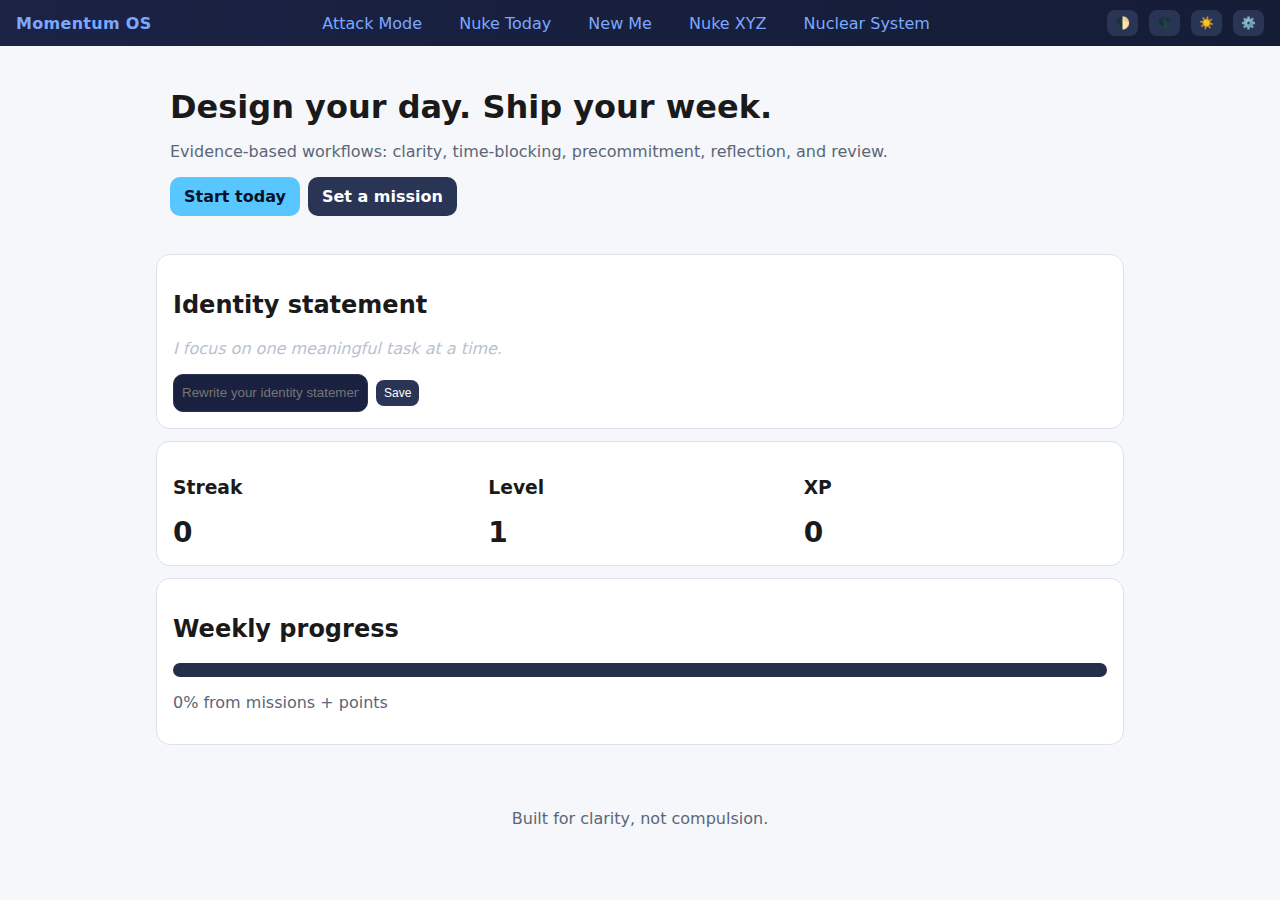
<file: index.html>
<!DOCTYPE html>
<html lang="en">
<head>
<meta charset="UTF-8" />
<meta name="viewport" content="width=device-width, initial-scale=1" />
<title>Momentum OS — Home</title>
<link rel="preload" href="assets/style.css" as="style" />
<link rel="stylesheet" href="assets/style.css" />
<meta name="color-scheme" content="dark light">
</head>
<body>
<header class="site-header">
  <nav class="nav" aria-label="Primary">
    <a class="brand" href="index.html">Momentum OS</a>
    <div class="links">
      <a href="attack-mode.html">Attack Mode</a>
      <a href="nuke-today.html">Nuke Today</a>
      <a href="new-me.html">New Me</a>
      <a href="nuke-xyz.html">Nuke XYZ</a>
      <a href="nuclear-system.html">Nuclear System</a>
    </div>
    <div class="tools" aria-label="Theme">
      <button class="mini" data-theme="auto" aria-label="Auto theme">🌓</button>
      <button class="mini" data-theme="dark" aria-label="Dark theme">🌑</button>
      <button class="mini" data-theme="light" aria-label="Light theme">☀️</button>
      <button class="mini" data-theme="contrast" aria-label="High contrast">⚙️</button>
    </div>
  </nav>
</header>

<main class="wrap">
  <section class="hero">
    <h1>Design your day. Ship your week.</h1>
    <p class="muted">Evidence-based workflows: clarity, time-blocking, precommitment, reflection, and review.</p>
    <div class="row">
      <a class="btn" href="nuke-today.html">Start today</a>
      <a class="btn ghost" href="nuke-xyz.html">Set a mission</a>
    </div>
  </section>

  <section class="card">
    <h2>Identity statement</h2>
    <p id="homeIdentity" class="quote">I focus on one meaningful task at a time.</p>
    <div class="row">
      <input id="homeIdentityInput" type="text" placeholder="Rewrite your identity statement" />
      <button class="mini" id="homeIdentitySave">Save</button>
    </div>
  </section>

  <section class="card grid-3">
    <div>
      <h3>Streak</h3>
      <div id="homeStreak" class="metric">0</div>
    </div>
    <div>
      <h3>Level</h3>
      <div id="homeLevel" class="metric">1</div>
    </div>
    <div>
      <h3>XP</h3>
      <div id="homeXP" class="metric">0</div>
    </div>
  </section>

  <section class="card">
    <h2>Weekly progress</h2>
    <div class="progress"><div id="homeProgressBar" class="bar" style="width:0%"></div></div>
    <p class="muted" id="homeProgressText">0% from missions + points</p>
  </section>
</main>

<footer class="foot">
  <p>Built for clarity, not compulsion.</p>
</footer>

<script src="assets/app.js"></script>
<script>
  Momentum.home();
</script>
</body>
</html>
</file>
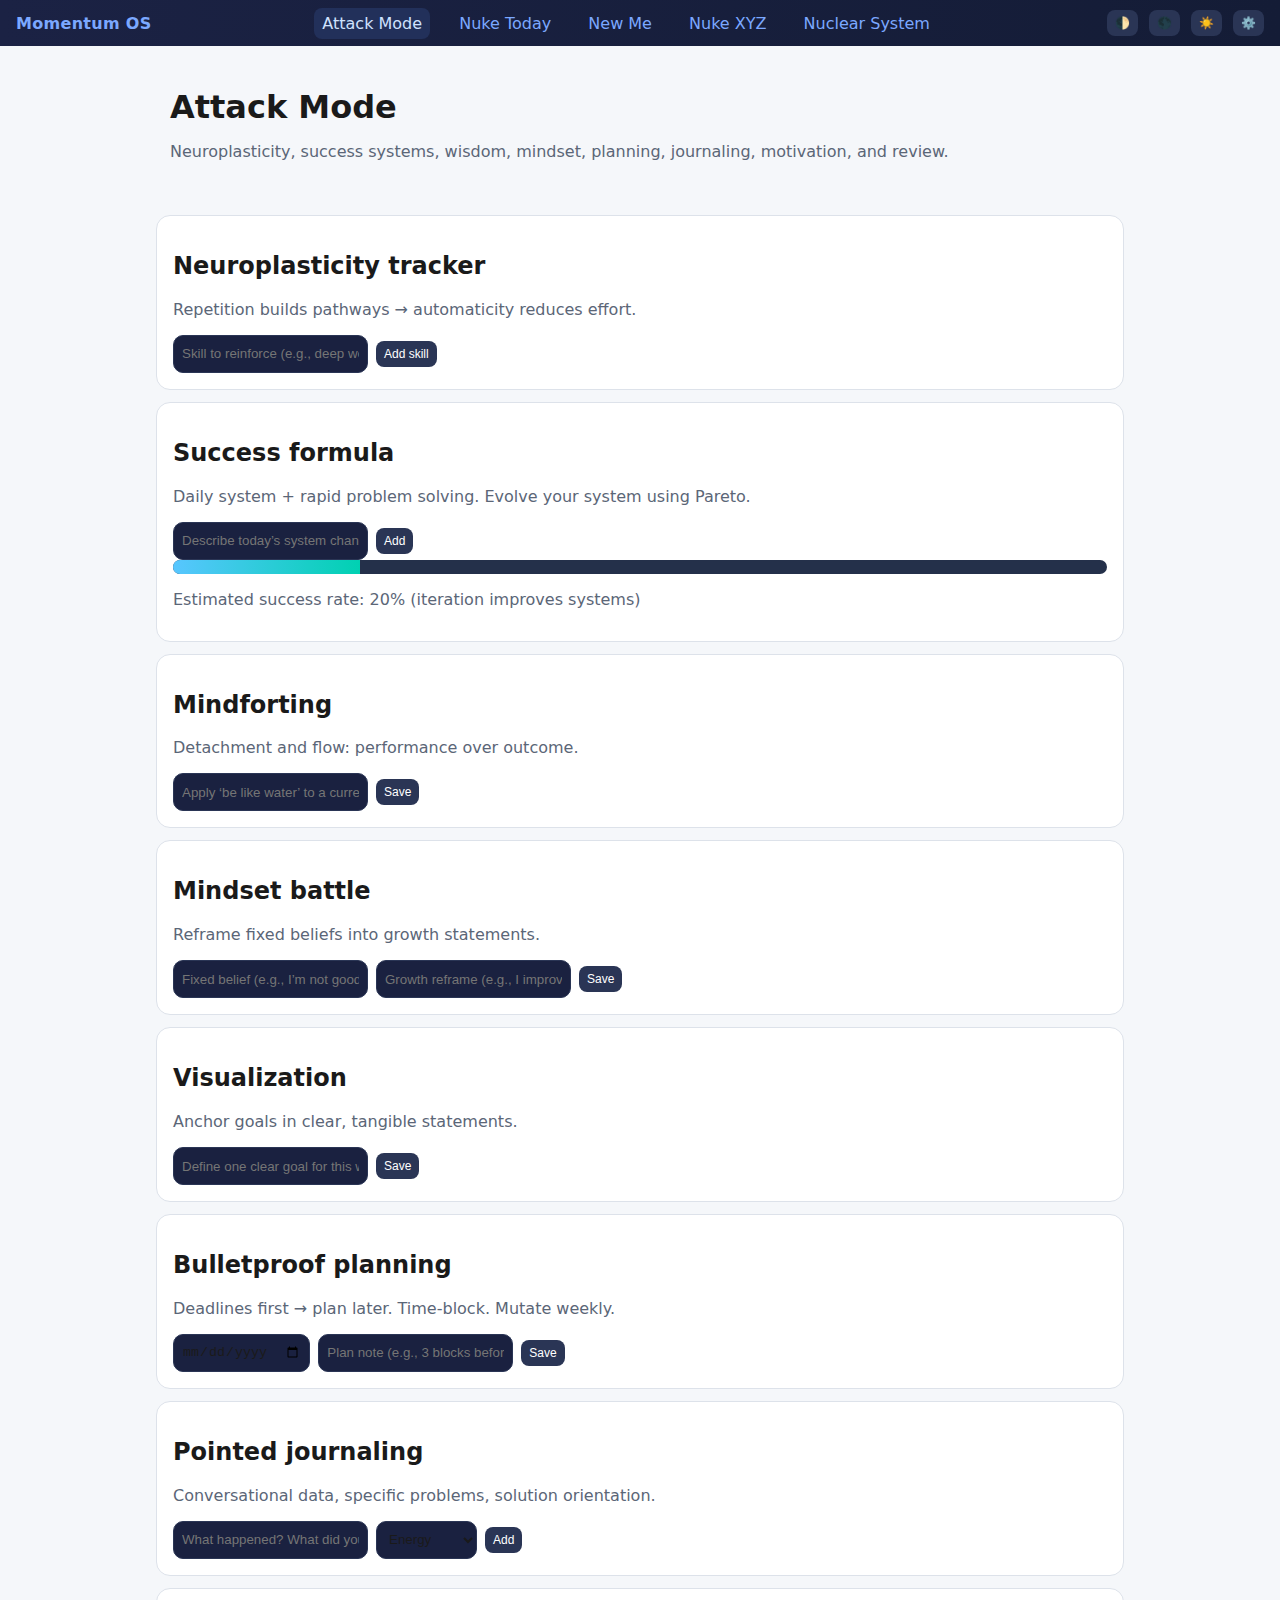
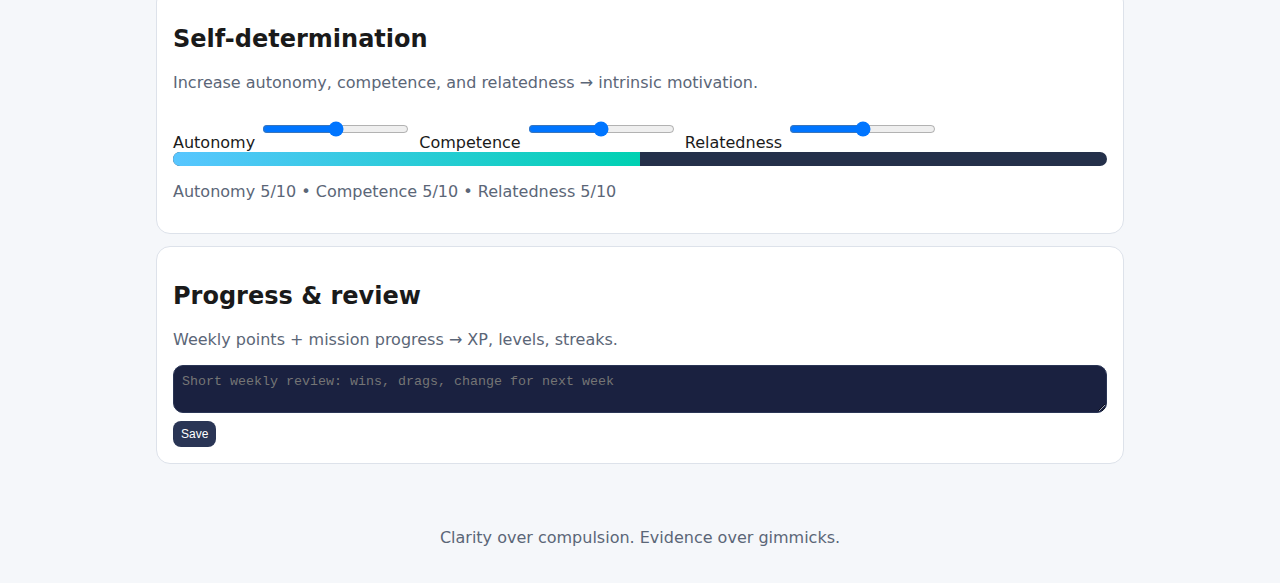
<file: attack-mode.html>
<!DOCTYPE html>
<html lang="en">
<head>
<meta charset="UTF-8" />
<meta name="viewport" content="width=device-width, initial-scale=1" />
<title>Attack Mode — Core engine</title>
<link rel="stylesheet" href="assets/style.css" />
<meta name="color-scheme" content="dark light">
</head>
<body>
<header class="site-header">
  <nav class="nav" aria-label="Primary">
    <a class="brand" href="index.html">Momentum OS</a>
    <div class="links">
      <a class="active" href="attack-mode.html">Attack Mode</a>
      <a href="nuke-today.html">Nuke Today</a>
      <a href="new-me.html">New Me</a>
      <a href="nuke-xyz.html">Nuke XYZ</a>
      <a href="nuclear-system.html">Nuclear System</a>
    </div>
    <div class="tools">
      <button class="mini" data-theme="auto">🌓</button>
      <button class="mini" data-theme="dark">🌑</button>
      <button class="mini" data-theme="light">☀️</button>
      <button class="mini" data-theme="contrast">⚙️</button>
    </div>
  </nav>
</header>

<main class="wrap">
  <section class="subhero">
    <h1>Attack Mode</h1>
    <p class="muted">Neuroplasticity, success systems, wisdom, mindset, planning, journaling, motivation, and review.</p>
  </section>

  <!-- Neuroplasticity -->
  <section class="card">
    <h2>Neuroplasticity tracker</h2>
    <p class="muted">Repetition builds pathways → automaticity reduces effort.</p>
    <div class="row">
      <input id="amSkill" type="text" placeholder="Skill to reinforce (e.g., deep work)" />
      <button class="mini" id="amSkillAdd">Add skill</button>
    </div>
    <div id="amSkillList" class="list"></div>
  </section>

  <!-- Success formula -->
  <section class="card">
    <h2>Success formula</h2>
    <p class="muted">Daily system + rapid problem solving. Evolve your system using Pareto.</p>
    <div class="row">
      <input id="amSystem" type="text" placeholder="Describe today’s system change (e.g., 2x 25m blocks)" />
      <button class="mini" id="amSystemAdd">Add</button>
    </div>
    <div class="progress"><div class="bar" id="amParetoBar"></div></div>
    <p class="muted" id="amParetoText">Start at 20% success, grow with iteration.</p>
    <div id="amSystemList" class="list"></div>
  </section>

  <!-- Mindforting (wisdom) -->
  <section class="card">
    <h2>Mindforting</h2>
    <p class="muted">Detachment and flow: performance over outcome.</p>
    <div class="row">
      <input id="amWisdomPrompt" type="text" placeholder="Apply ‘be like water’ to a current challenge" />
      <button class="mini" id="amWisdomSave">Save</button>
    </div>
    <div id="amWisdomList" class="list"></div>
  </section>

  <!-- Mindset battle -->
  <section class="card">
    <h2>Mindset battle</h2>
    <p class="muted">Reframe fixed beliefs into growth statements.</p>
    <div class="row">
      <input id="amFixed" type="text" placeholder="Fixed belief (e.g., I’m not good at math)" />
      <input id="amGrowth" type="text" placeholder="Growth reframe (e.g., I improve with practice)" />
      <button class="mini" id="amMindsetSave">Save</button>
    </div>
    <div id="amMindsetList" class="list"></div>
  </section>

  <!-- Visualization -->
  <section class="card">
    <h2>Visualization</h2>
    <p class="muted">Anchor goals in clear, tangible statements.</p>
    <div class="row">
      <input id="amVizGoal" type="text" placeholder="Define one clear goal for this week" />
      <button class="mini" id="amVizSave">Save</button>
    </div>
    <div id="amVizList" class="list"></div>
  </section>

  <!-- Bulletproof planning -->
  <section class="card">
    <h2>Bulletproof planning</h2>
    <p class="muted">Deadlines first → plan later. Time-block. Mutate weekly.</p>
    <div class="row">
      <input id="amDeadline" type="date" />
      <input id="amPlanNote" type="text" placeholder="Plan note (e.g., 3 blocks before noon)" />
      <button class="mini" id="amPlanSave">Save</button>
    </div>
    <div id="amPlanList" class="list"></div>
  </section>

  <!-- Pointed journaling -->
  <section class="card">
    <h2>Pointed journaling</h2>
    <p class="muted">Conversational data, specific problems, solution orientation.</p>
    <div class="row">
      <input id="amJournal" type="text" placeholder="What happened? What did you learn?" />
      <select id="amJournalTag">
        <option>Energy</option>
        <option>Focus</option>
        <option>Avoidance</option>
        <option>Anxiety</option>
        <option>Win</option>
      </select>
      <button class="mini" id="amJournalSave">Add</button>
    </div>
    <div id="amJournalList" class="list"></div>
  </section>

  <!-- Self-determination theory -->
  <section class="card">
    <h2>Self-determination</h2>
    <p class="muted">Increase autonomy, competence, and relatedness → intrinsic motivation.</p>
    <div class="row">
      <label>Autonomy <input type="range" id="amSDTAuto" min="0" max="10" value="5"></label>
      <label>Competence <input type="range" id="amSDTComp" min="0" max="10" value="5"></label>
      <label>Relatedness <input type="range" id="amSDTRel" min="0" max="10" value="5"></label>
    </div>
    <div class="progress"><div class="bar" id="amSDTBar"></div></div>
    <p class="muted" id="amSDTText">Balanced motivation reduces burnout.</p>
  </section>

  <!-- Gamify progress (ethical) -->
  <section class="card">
    <h2>Progress & review</h2>
    <p class="muted">Weekly points + mission progress → XP, levels, streaks.</p>
    <div class="row">
      <textarea id="amReview" class="input" placeholder="Short weekly review: wins, drags, change for next week"></textarea>
      <button class="mini" id="amReviewSave">Save</button>
    </div>
    <div id="amReviewView" class="quote"></div>
  </section>
</main>

<footer class="foot">
  <p>Clarity over compulsion. Evidence over gimmicks.</p>
</footer>

<script src="assets/app.js"></script>
<script>
  Momentum.attackMode();
</script>
</body>
</html>
</file>
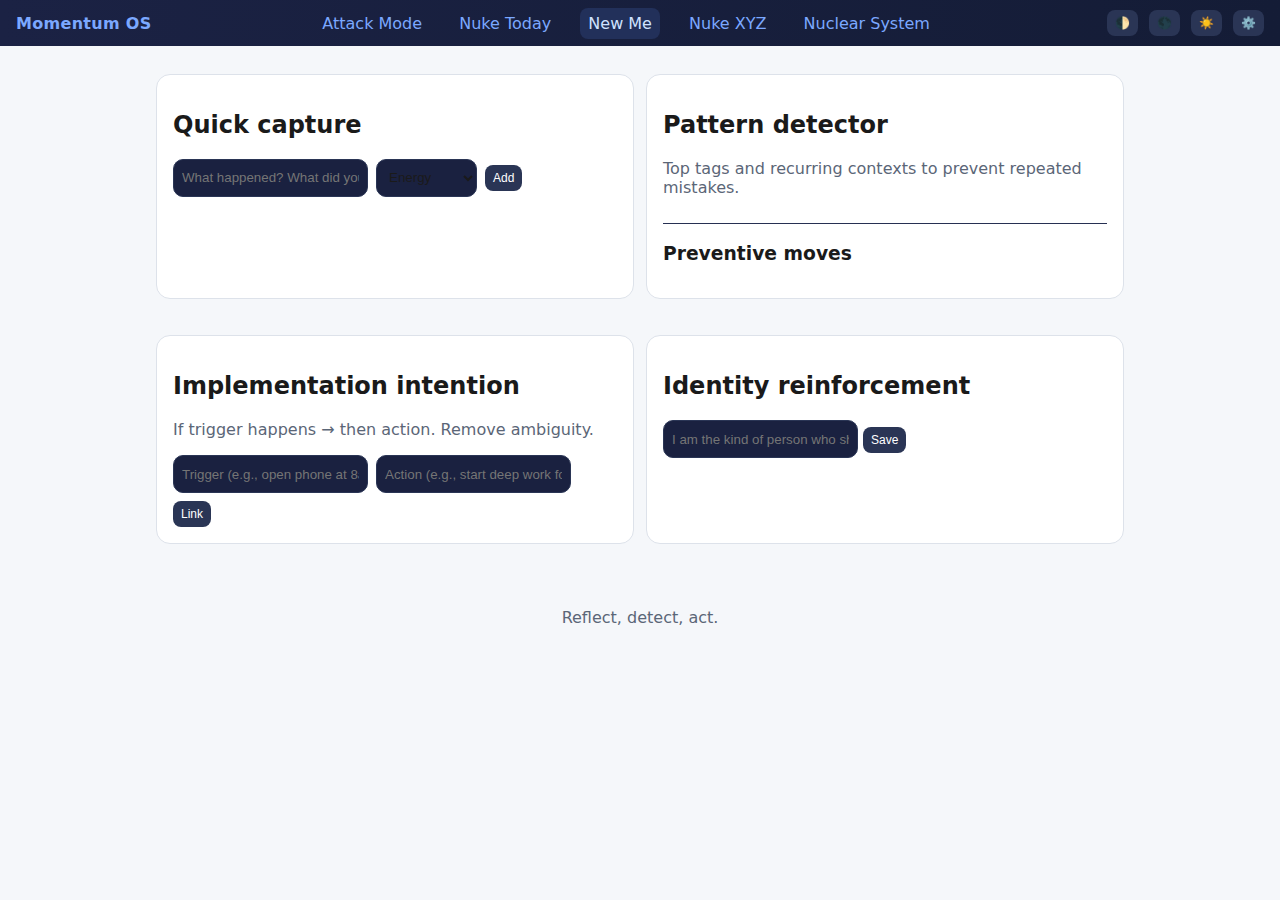
<file: new-me.html>
<!DOCTYPE html>
<html lang="en">
<head>
<meta charset="UTF-8" />
<meta name="viewport" content="width=device-width, initial-scale=1" />
<title>New Me — Pointed journaling</title>
<link rel="stylesheet" href="assets/style.css" />
<meta name="color-scheme" content="dark light">
</head>
<body>
<header class="site-header">
  <nav class="nav">
    <a class="brand" href="index.html">Momentum OS</a>
    <div class="links">
      <a href="attack-mode.html">Attack Mode</a>
      <a href="nuke-today.html">Nuke Today</a>
      <a class="active" href="new-me.html">New Me</a>
      <a href="nuke-xyz.html">Nuke XYZ</a>
      <a href="nuclear-system.html">Nuclear System</a>
    </div>
    <div class="tools">
      <button class="mini" data-theme="auto">🌓</button>
      <button class="mini" data-theme="dark">🌑</button>
      <button class="mini" data-theme="light">☀️</button>
      <button class="mini" data-theme="contrast">⚙️</button>
    </div>
  </nav>
</header>

<main class="wrap grid-2">
  <section class="card">
    <h2>Quick capture</h2>
    <div class="row">
      <input id="jmEntry" type="text" placeholder="What happened? What did you do or feel?" />
      <select id="jmTag">
        <option>Energy</option>
        <option>Focus</option>
        <option>Avoidance</option>
        <option>Anxiety</option>
        <option>Win</option>
      </select>
      <button class="mini" id="jmAdd">Add</button>
    </div>
    <div id="jmList" class="list"></div>
  </section>

  <section class="card">
    <h2>Pattern detector</h2>
    <p class="muted">Top tags and recurring contexts to prevent repeated mistakes.</p>
    <div id="jmPatterns" class="chips"></div>
    <div class="hr"></div>
    <h3>Preventive moves</h3>
    <div id="jmPrevent" class="list"></div>
  </section>

  <section class="card">
    <h2>Implementation intention</h2>
    <p class="muted">If trigger happens → then action. Remove ambiguity.</p>
    <div class="row">
      <input id="jmTrigger" type="text" placeholder="Trigger (e.g., open phone at 8am)" />
      <input id="jmAction" type="text" placeholder="Action (e.g., start deep work for 25m)" />
      <button class="mini" id="jmLink">Link</button>
    </div>
    <div id="jmLinks" class="list"></div>
  </section>

  <section class="card">
    <h2>Identity reinforcement</h2>
    <input id="jmIdentity" type="text" placeholder="I am the kind of person who ships daily." />
    <button class="mini" id="jmIdentitySave">Save</button>
    <p id="jmIdentityView" class="quote"></p>
  </section>
</main>

<footer class="foot"><p>Reflect, detect, act.</p></footer>

<script src="assets/app.js"></script>
<script>
  Momentum.newMe();
</script>
</body>
</html>
</file>
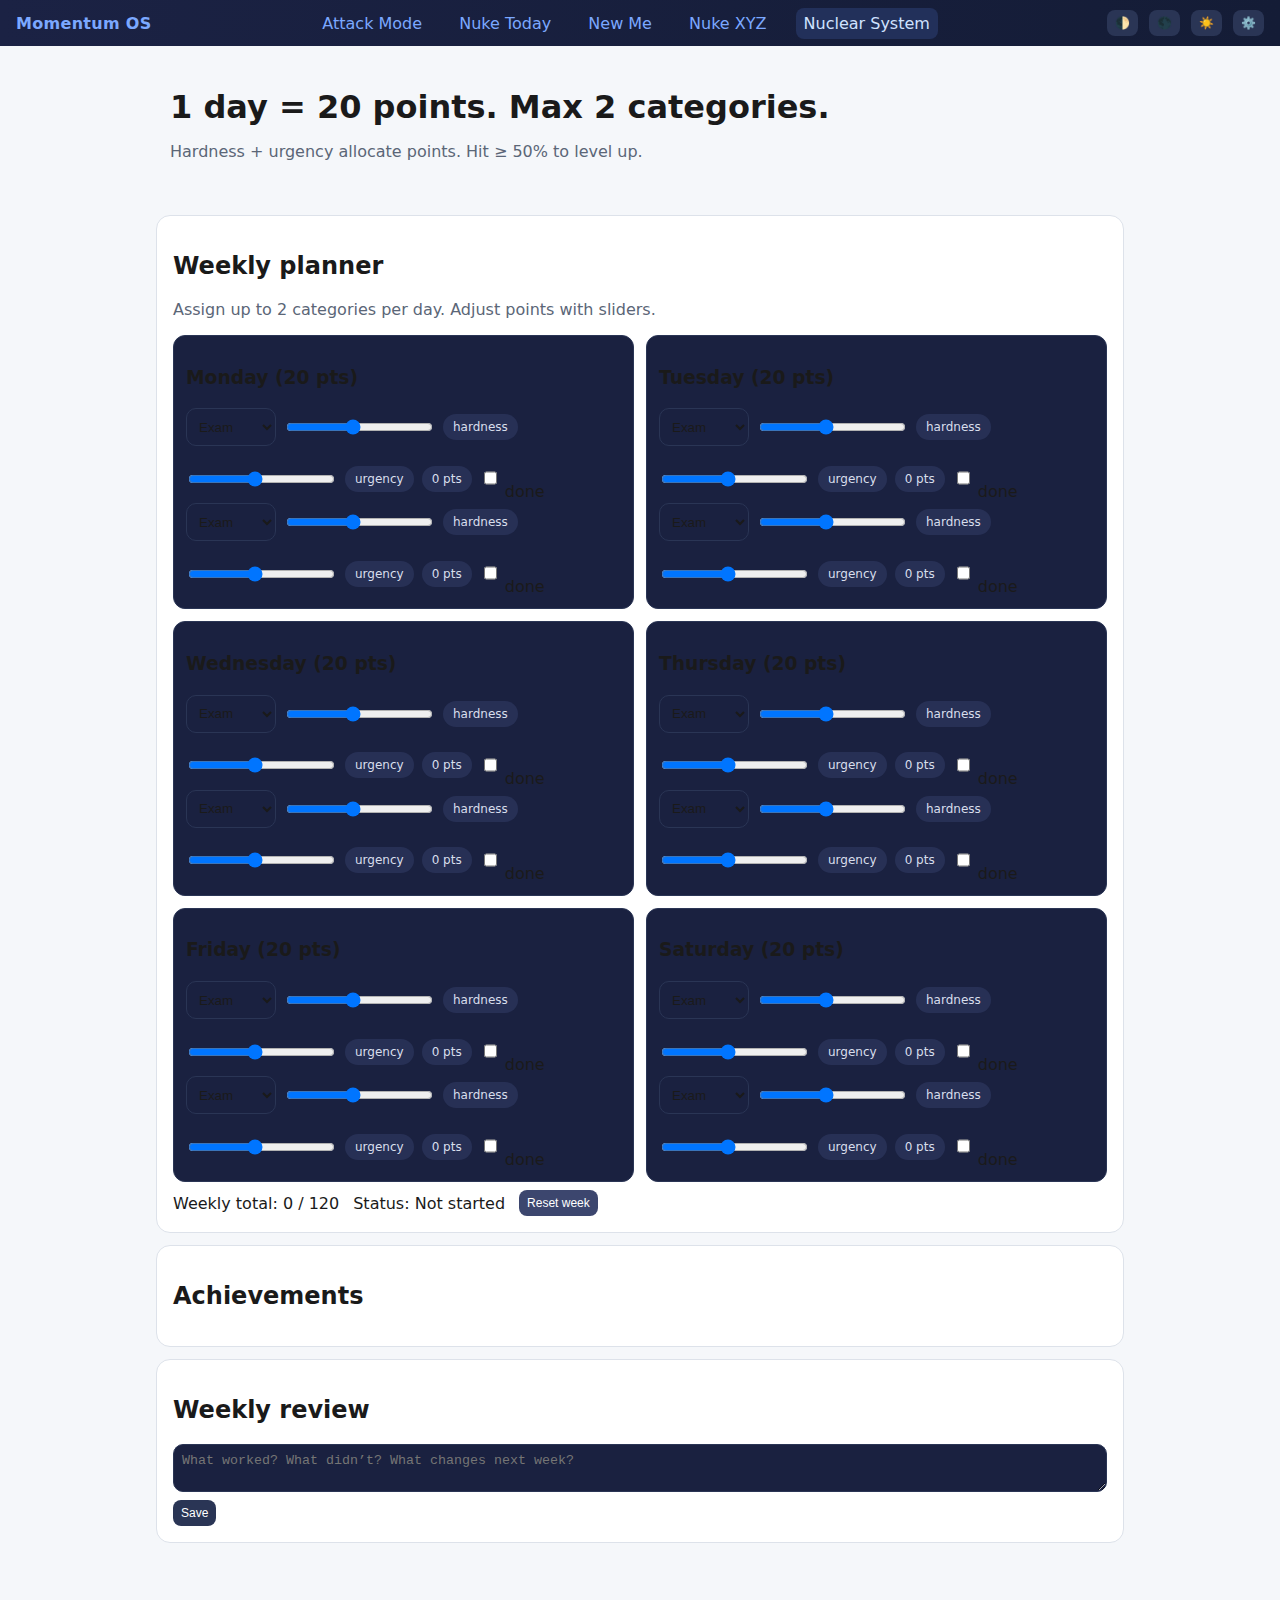
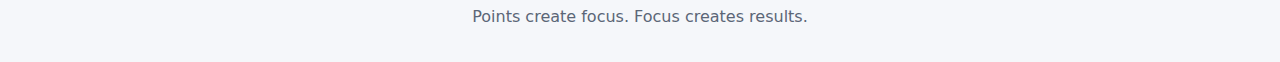
<file: nuclear-system.html>
<!DOCTYPE html>
<html lang="en">
<head>
<meta charset="UTF-8" />
<meta name="viewport" content="width=device-width, initial-scale=1" />
<title>Nuclear System — Gamified week</title>
<link rel="stylesheet" href="assets/style.css" />
<meta name="color-scheme" content="dark light">
</head>
<body>
<header class="site-header">
  <nav class="nav">
    <a class="brand" href="index.html">Momentum OS</a>
    <div class="links">
      <a href="attack-mode.html">Attack Mode</a>
      <a href="nuke-today.html">Nuke Today</a>
      <a href="new-me.html">New Me</a>
      <a href="nuke-xyz.html">Nuke XYZ</a>
      <a class="active" href="nuclear-system.html">Nuclear System</a>
    </div>
    <div class="tools">
      <button class="mini" data-theme="auto">🌓</button>
      <button class="mini" data-theme="dark">🌑</button>
      <button class="mini" data-theme="light">☀️</button>
      <button class="mini" data-theme="contrast">⚙️</button>
    </div>
  </nav>
</header>

<main class="wrap">
  <section class="subhero">
    <h1>1 day = 20 points. Max 2 categories.</h1>
    <p class="muted">Hardness + urgency allocate points. Hit ≥ 50% to level up.</p>
  </section>

  <section class="card">
    <h2>Weekly planner</h2>
    <p class="muted">Assign up to 2 categories per day. Adjust points with sliders.</p>
    <div id="nsWeek" class="days"></div>
    <div class="summary">
      <div>Weekly total: <span id="nsTotal">0</span> / 120</div>
      <div>Status: <span id="nsStatus">Not started</span></div>
      <button class="mini ghost" id="nsReset">Reset week</button>
    </div>
  </section>

  <section class="card">
    <h2>Achievements</h2>
    <div id="nsBadges" class="chips"></div>
  </section>

  <section class="card">
    <h2>Weekly review</h2>
    <div class="row">
      <textarea id="nsReview" class="input" placeholder="What worked? What didn’t? What changes next week?"></textarea>
      <button class="mini" id="nsSaveReview">Save</button>
    </div>
    <div id="nsReviewView" class="quote"></div>
  </section>
</main>

<footer class="foot"><p>Points create focus. Focus creates results.</p></footer>

<script src="assets/app.js"></script>
<script>
  Momentum.nuclearSystem();
</script>
</body>
</html>
</file>
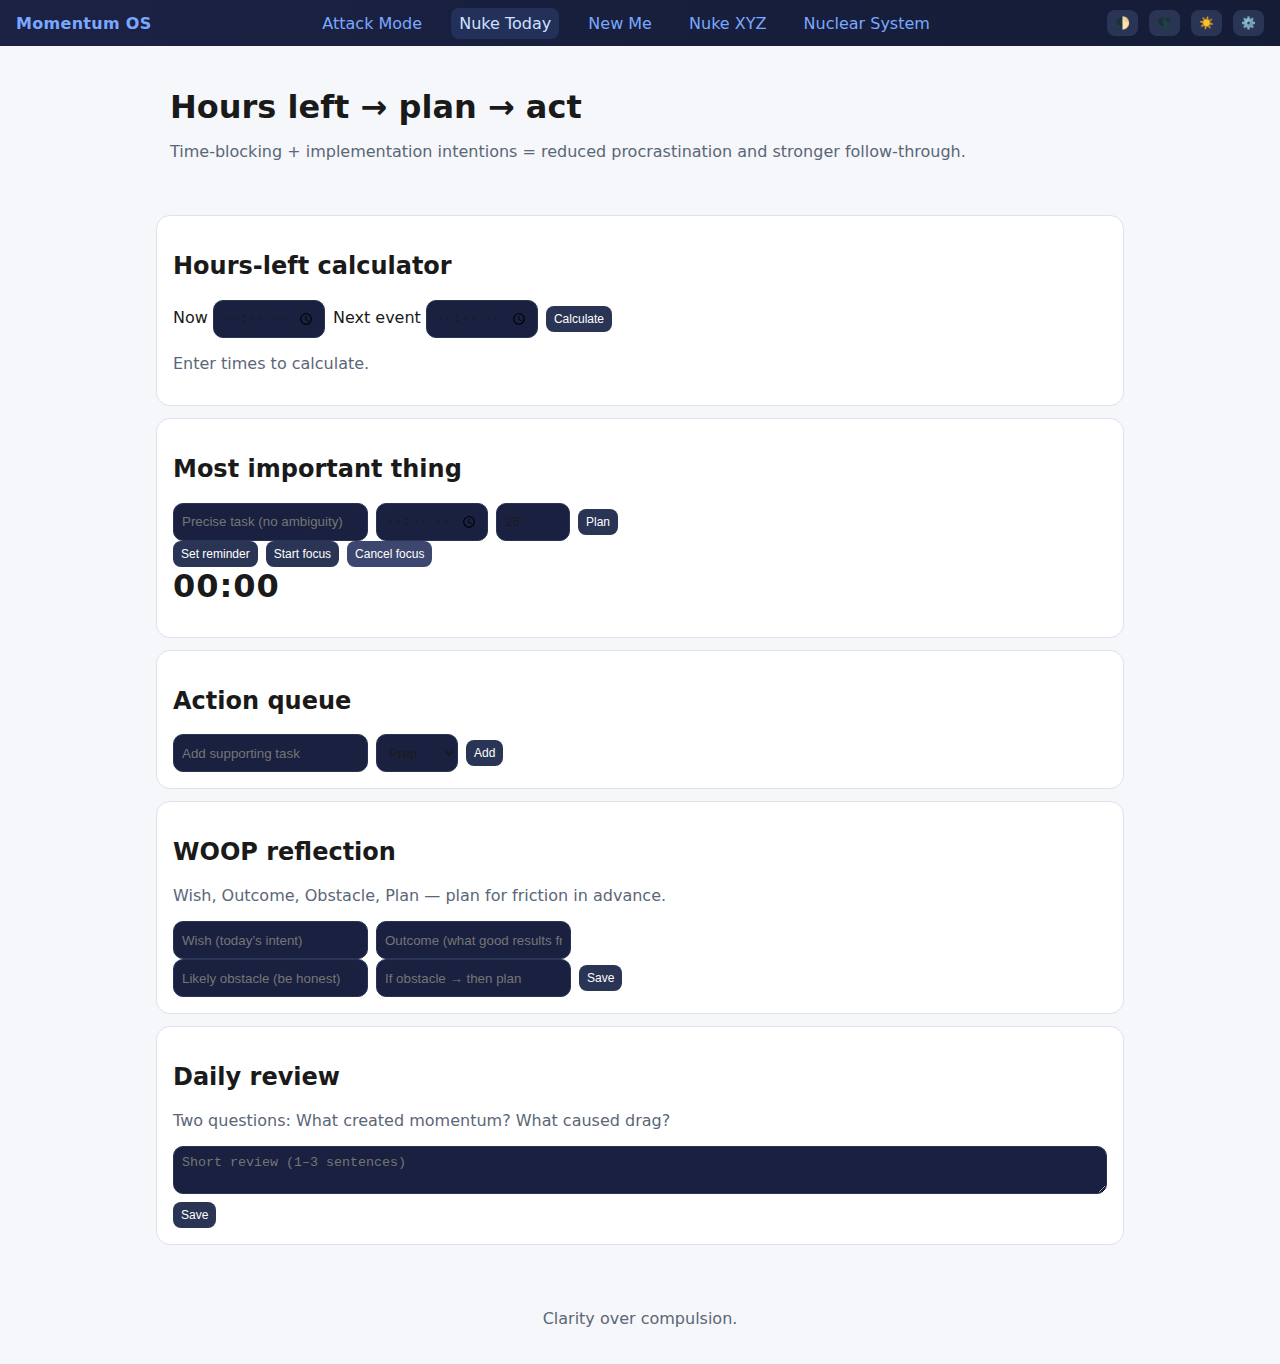
<file: nuke-today.html>
<!DOCTYPE html>
<html lang="en">
<head>
<meta charset="UTF-8" />
<meta name="viewport" content="width=device-width, initial-scale=1" />
<title>Nuke Today — Execute the day</title>
<link rel="stylesheet" href="assets/style.css" />
<meta name="color-scheme" content="dark light">
</head>
<body>
<header class="site-header">
  <nav class="nav">
    <a class="brand" href="index.html">Momentum OS</a>
    <div class="links">
      <a href="attack-mode.html">Attack Mode</a>
      <a class="active" href="nuke-today.html">Nuke Today</a>
      <a href="new-me.html">New Me</a>
      <a href="nuke-xyz.html">Nuke XYZ</a>
      <a href="nuclear-system.html">Nuclear System</a>
    </div>
    <div class="tools">
      <button class="mini" data-theme="auto">🌓</button>
      <button class="mini" data-theme="dark">🌑</button>
      <button class="mini" data-theme="light">☀️</button>
      <button class="mini" data-theme="contrast">⚙️</button>
    </div>
  </nav>
</header>

<main class="wrap">
  <section class="subhero">
    <h1>Hours left → plan → act</h1>
    <p class="muted">Time-blocking + implementation intentions = reduced procrastination and stronger follow-through.</p>
  </section>

  <section class="card">
    <h2>Hours-left calculator</h2>
    <div class="row">
      <label>Now <input id="ntNow" type="time" /></label>
      <label>Next event <input id="ntNextEvent" type="time" /></label>
      <button class="mini" id="ntCalc">Calculate</button>
    </div>
    <p id="ntHours" class="muted">Enter times to calculate.</p>
  </section>

  <section class="card">
    <h2>Most important thing</h2>
    <div class="row">
      <input id="ntMIT" type="text" placeholder="Precise task (no ambiguity)" />
      <input id="ntStart" type="time" aria-label="Start time" />
      <input id="ntDuration" type="number" min="10" max="180" value="25" aria-label="Duration (minutes)" />
      <button class="mini" id="ntPlan">Plan</button>
    </div>
    <div id="ntPlanView" class="list" aria-live="polite"></div>
    <div class="row">
      <button id="ntAlarm" class="mini">Set reminder</button>
      <button id="ntFocus" class="mini">Start focus</button>
      <button id="ntCancel" class="mini ghost">Cancel focus</button>
    </div>
    <div class="row">
      <div class="clock" id="ntClock" aria-live="polite">00:00</div>
      <div class="progress slim"><div class="bar" id="ntFocusBar" style="width:0%"></div></div>
    </div>
    <p id="ntStatus" class="muted"></p>
  </section>

  <section class="card">
    <h2>Action queue</h2>
    <div class="row">
      <input id="ntTask" type="text" placeholder="Add supporting task" />
      <select id="ntCat">
        <option>Prep</option><option>Core</option><option>Review</option>
      </select>
      <button class="mini" id="ntAdd">Add</button>
    </div>
    <div id="ntQueue" class="list"></div>
  </section>

  <section class="card">
    <h2>WOOP reflection</h2>
    <p class="muted">Wish, Outcome, Obstacle, Plan — plan for friction in advance.</p>
    <div class="row">
      <input id="ntWish" type="text" placeholder="Wish (today’s intent)" />
      <input id="ntOutcome" type="text" placeholder="Outcome (what good results from it?)" />
    </div>
    <div class="row">
      <input id="ntObstacle" type="text" placeholder="Likely obstacle (be honest)" />
      <input id="ntPlanIf" type="text" placeholder="If obstacle → then plan" />
      <button class="mini" id="ntWOOPSave">Save</button>
    </div>
    <div id="ntWOOPView" class="list"></div>
  </section>

  <section class="card">
    <h2>Daily review</h2>
    <p class="muted">Two questions: What created momentum? What caused drag?</p>
    <div class="row">
      <textarea id="ntReview" class="input" placeholder="Short review (1–3 sentences)"></textarea>
      <button class="mini" id="ntReviewSave">Save</button>
    </div>
    <div id="ntReviewView" class="quote"></div>
  </section>
</main>

<footer class="foot">
  <p>Clarity over compulsion.</p>
</footer>

<script src="assets/app.js"></script>
<script>
  Momentum.nukeToday();
</script>
</body>
</html>
</file>
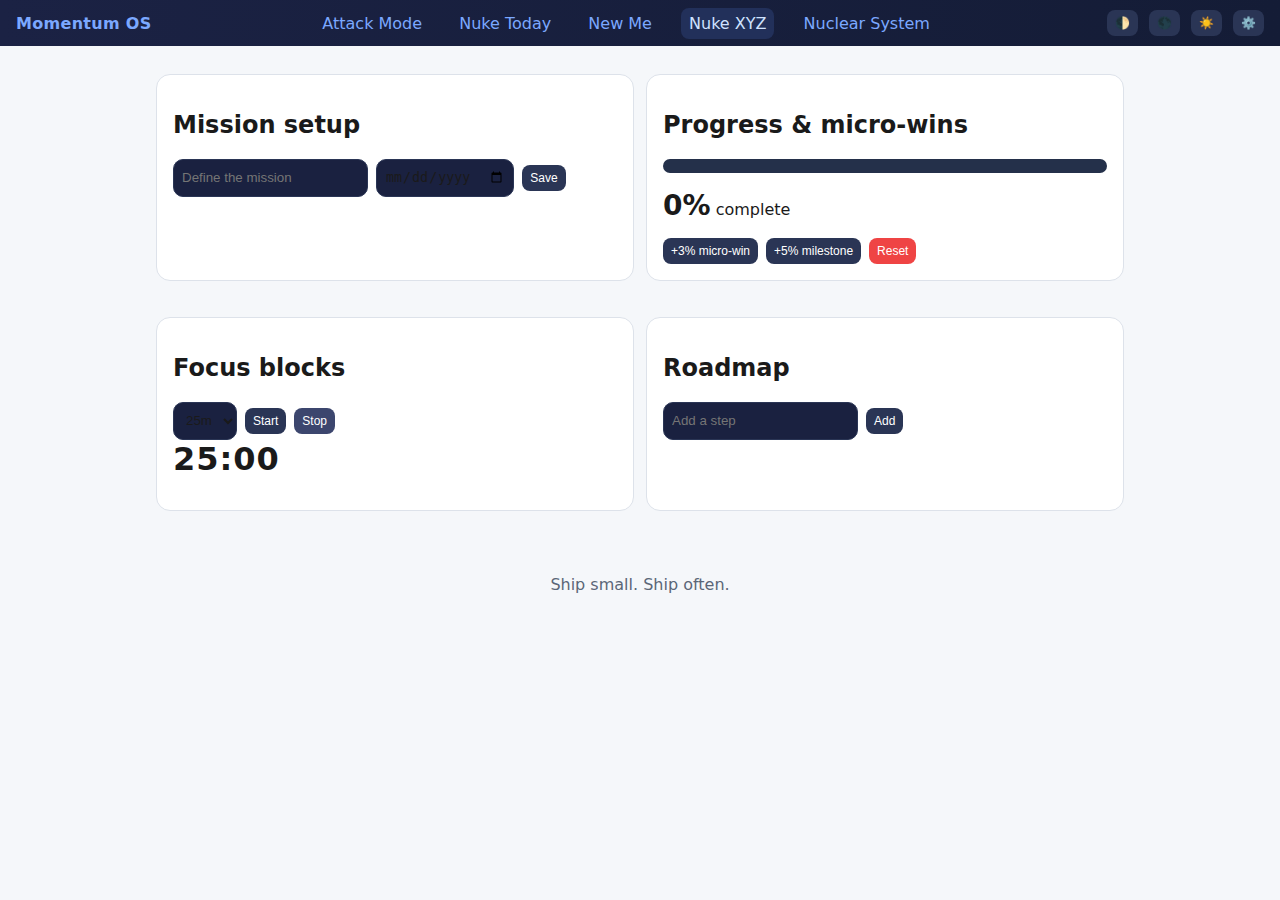
<file: nuke-xyz.html>
<!DOCTYPE html>
<html lang="en">
<head>
<meta charset="UTF-8" />
<meta name="viewport" content="width=device-width, initial-scale=1" />
<title>Nuke XYZ — Mission & deadline</title>
<link rel="stylesheet" href="assets/style.css" />
<meta name="color-scheme" content="dark light">
</head>
<body>
<header class="site-header">
  <nav class="nav">
    <a class="brand" href="index.html">Momentum OS</a>
    <div class="links">
      <a href="attack-mode.html">Attack Mode</a>
      <a href="nuke-today.html">Nuke Today</a>
      <a href="new-me.html">New Me</a>
      <a class="active" href="nuke-xyz.html">Nuke XYZ</a>
      <a href="nuclear-system.html">Nuclear System</a>
    </div>
    <div class="tools">
      <button class="mini" data-theme="auto">🌓</button>
      <button class="mini" data-theme="dark">🌑</button>
      <button class="mini" data-theme="light">☀️</button>
      <button class="mini" data-theme="contrast">⚙️</button>
    </div>
  </nav>
</header>

<main class="wrap grid-2">
  <section class="card">
    <h2>Mission setup</h2>
    <div class="row">
      <input id="nxGoal" type="text" placeholder="Define the mission" />
      <input id="nxDeadline" type="date" />
      <button class="mini" id="nxSave">Save</button>
    </div>
    <p id="nxView" class="muted"></p>
  </section>

  <section class="card">
    <h2>Progress & micro-wins</h2>
    <div class="progress"><div class="bar" id="nxBar"></div></div>
    <p><span id="nxPct" class="metric">0%</span> complete</p>
    <div class="row">
      <button class="mini" data-win="3">+3% micro‑win</button>
      <button class="mini" data-win="5">+5% milestone</button>
      <button class="mini danger" id="nxReset">Reset</button>
    </div>
    <div id="nxTips" class="list"></div>
  </section>

  <section class="card">
    <h2>Focus blocks</h2>
    <div class="row">
      <select id="nxSession">
        <option value="15">15m</option><option value="25" selected>25m</option><option value="50">50m</option>
      </select>
      <button class="mini" id="nxStart">Start</button>
      <button class="mini ghost" id="nxStop">Stop</button>
    </div>
    <div id="nxClock" class="clock">25:00</div>
    <p id="nxFocusStatus" class="muted"></p>
  </section>

  <section class="card">
    <h2>Roadmap</h2>
    <div class="row">
      <input id="nxTask" type="text" placeholder="Add a step" />
      <button class="mini" id="nxAdd">Add</button>
    </div>
    <div id="nxRoadmap" class="list"></div>
  </section>
</main>

<footer class="foot"><p>Ship small. Ship often.</p></footer>

<script src="assets/app.js"></script>
<script>
  Momentum.nukeXYZ();
</script>
</body>
</html>
</file>
<file: assets/style.css>
:root{
  --bg: #0b1020;
  --card: #131733;
  --text: #e9ecf6;
  --muted: #9aa3b3;
  --primary: #58c6ff;
  --accent: #ffd166;
  --danger: #ef4444;
  --border: #2b3556;
  --focus: #00d1b2;
}
@media (prefers-color-scheme: light){
  :root{ --bg:#f5f7fa; --card:#ffffff; --text:#1a1a1a; --muted:#5b6677; --border:#dde2ea; }
}
*{box-sizing:border-box}
html,body{height:100%}
body{margin:0;background:var(--bg);color:var(--text);font-family:Inter,system-ui,Segoe UI,Roboto,Arial}
a{color:#7ba8ff;text-decoration:none}
.site-header{position:sticky;top:0;z-index:10;background:linear-gradient(90deg,#1b2244,#141c36)}
.nav{display:flex;align-items:center;justify-content:space-between;padding:10px 16px}
.brand{font-weight:700;letter-spacing:.3px}
.links a{margin:0 8px;padding:6px 8px;border-radius:8px}
.links a.active{background:#22305a;color:#cfe2ff}
.tools .mini{margin-left:6px}
.wrap{max-width:1000px;margin:0 auto;padding:16px}
.hero,.subhero{padding:26px 14px}
.hero h1,.subhero h1{margin:0 0 8px}
.muted{color:var(--muted)}
.card{background:var(--card);border:1px solid var(--border);border-radius:14px;padding:16px;margin:12px 0}
.row{display:flex;gap:8px;align-items:center;flex-wrap:wrap}
.grid-2{display:grid;grid-template-columns:1fr 1fr;gap:12px}
.grid-3{display:grid;grid-template-columns:repeat(3,1fr);gap:12px}
@media (max-width:860px){
  .grid-2{grid-template-columns:1fr}
  .grid-3{grid-template-columns:1fr}
}
.input,input,select,textarea{background:#1a2140;color:var(--text);border:1px solid #2a3555;border-radius:10px;padding:8px;min-height:38px}
textarea{width:100%;min-height:120px}
.btn{display:inline-block;background:var(--primary);color:#071227;padding:10px 14px;border-radius:10px;font-weight:700}
.btn.ghost{background:#2a3555;color:#fff}
.mini{background:#2a3555;color:#fff;border:none;border-radius:8px;padding:6px 8px;font-size:12px;cursor:pointer}
.mini.ghost{background:#3c466e}
.mini.danger{background:var(--danger)}
.quote{font-style:italic;color:#b9c1d1}
.metric{font-size:28px;font-weight:800}
.progress{height:14px;background:#24304a;border-radius:10px;overflow:hidden}
.progress.slim{height:8px}
.bar{height:100%;width:0;background:linear-gradient(90deg,var(--primary),var(--focus))}
.list{display:flex;flex-direction:column;gap:8px}
.item{background:#1a2140;border:1px solid #2a3555;border-radius:10px;padding:10px}
.chips{display:flex;gap:8px;flex-wrap:wrap}
.chip{background:#273055;border-radius:999px;padding:6px 10px;font-size:12px;color:#d8deec}
.days{display:grid;grid-template-columns:1fr 1fr;gap:12px}
@media (max-width:860px){.days{grid-template-columns:1fr}}
.day{background:#1a2140;border:1px solid #2a3555;border-radius:12px;padding:12px}
.summary{display:flex;gap:14px;align-items:center;flex-wrap:wrap;margin-top:8px}
.clock{font-size:32px;font-weight:800;letter-spacing:1px}
.hr{height:1px;background:#273052;margin:10px 0}
.foot{padding:20px;text-align:center;color:var(--muted)}
:focus{outline:2px solid var(--accent);outline-offset:2px}
@media (prefers-reduced-motion: reduce){
  .bar{transition:none}
}
</file>
